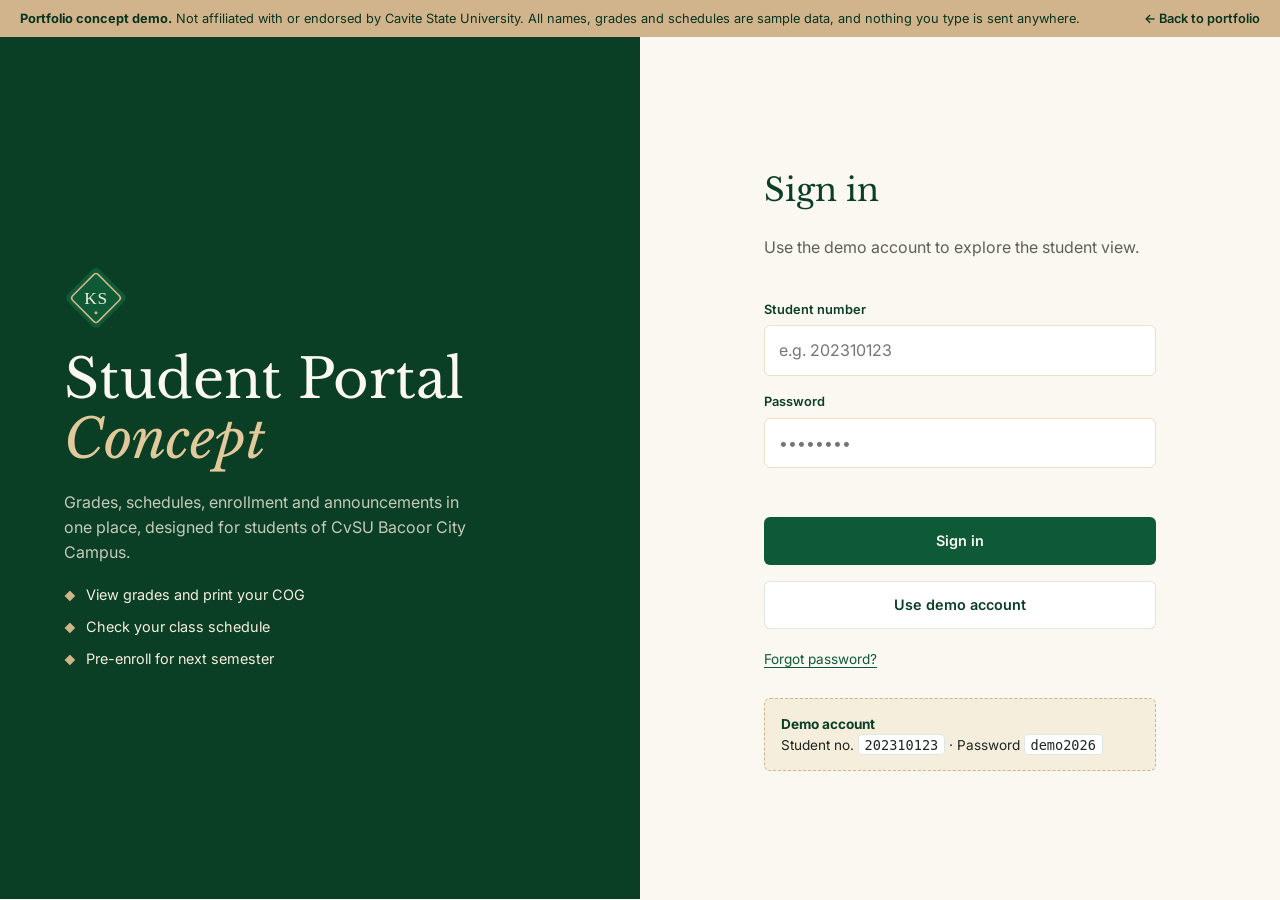
<file: demo/index.html>
<!DOCTYPE html>
<html lang="en">
<head>
  <meta charset="UTF-8">
  <meta name="viewport" content="width=device-width, initial-scale=1">
  <title>Student Portal Concept Demo | Kyle Jess F. Salazar</title>
  <meta name="description" content="A front-end concept demo of a student portal for CvSU Bacoor City Campus, built by Kyle Jess F. Salazar. Uses sample data only.">
  <meta name="robots" content="noindex">
  <link rel="icon" href="../favicon.svg" type="image/svg+xml">
  <link rel="preconnect" href="https://fonts.googleapis.com">
  <link rel="preconnect" href="https://fonts.gstatic.com" crossorigin>
  <link href="https://fonts.googleapis.com/css2?family=Inter:wght@400;500;600;700&family=Libre+Baskerville:ital@0;1&display=swap" rel="stylesheet">
  <link rel="stylesheet" href="portal.css">
</head>
<body>
  <div class="demo-banner" role="note">
    <span><strong>Portfolio concept demo.</strong> Not affiliated with or endorsed by Cavite State University. All names, grades and schedules are sample data, and nothing you type is sent anywhere.</span>
    <a href="../index.html#projects">← Back to portfolio</a>
  </div>

  <!-- ============ LOGIN ============ -->
  <main id="login" class="login">
    <section class="login-side" aria-hidden="true">
      <img src="../assets/img/logo.svg" alt="" width="64" height="64">
      <h1>Student Portal<br><em>Concept</em></h1>
      <p>Grades, schedules, enrollment and announcements in one place, designed for students of CvSU Bacoor City Campus.</p>
      <ul>
        <li>View grades and print your COG</li>
        <li>Check your class schedule</li>
        <li>Pre-enroll for next semester</li>
      </ul>
    </section>
    <section class="login-card">
      <h2>Sign in</h2>
      <p class="muted">Use the demo account to explore the student view.</p>
      <form id="loginForm" novalidate>
        <div class="field">
          <label for="studNo">Student number</label>
          <input id="studNo" name="studNo" inputmode="numeric" autocomplete="off" placeholder="e.g. 202310123" required>
        </div>
        <div class="field">
          <label for="pass">Password</label>
          <input id="pass" name="pass" type="password" autocomplete="off" placeholder="••••••••" required>
        </div>
        <p class="form-error" id="loginError" role="alert"></p>
        <button class="btn primary" type="submit">Sign in</button>
        <button class="btn ghost" type="button" id="fillDemo">Use demo account</button>
        <button class="link" type="button" id="forgot">Forgot password?</button>
      </form>
      <div class="hint">
        <strong>Demo account</strong>
        Student no. <code>202310123</code> · Password <code>demo2026</code>
      </div>
    </section>
  </main>

  <!-- ============ APP ============ -->
  <div id="app" class="app" hidden>
    <aside class="sidebar">
      <div class="side-brand">
        <img src="../assets/img/logo.svg" alt="" width="36" height="36">
        <span>Student Portal<small>Concept demo</small></span>
      </div>
      <nav aria-label="Portal">
        <button data-view="dashboard" class="active">Dashboard</button>
        <button data-view="grades">Grades</button>
        <button data-view="schedule">Class schedule</button>
        <button data-view="enrollment">Enrollment</button>
        <button data-view="announcements">Announcements</button>
        <button data-view="profile">Profile</button>
        <button id="logout" class="logout">Log out</button>
      </nav>
    </aside>

    <div class="main">
      <header class="app-head">
        <div>
          <p class="crumb" id="crumb">Dashboard</p>
          <h1 id="viewTitle">Good day, Juan!</h1>
        </div>
        <div class="who">
          <span class="avatar">JD</span>
          <span><strong>Juan Dela Cruz</strong><small>BSIT · 3rd year · 202310123</small></span>
        </div>
      </header>

      <!-- Dashboard -->
      <section class="view" data-view="dashboard">
        <div class="stats">
          <div class="stat"><small>General weighted average</small><strong id="statGwa">—</strong><span>1st Sem, A.Y. 2025–2026</span></div>
          <div class="stat"><small>Units enrolled</small><strong>15</strong><span>5 subjects this semester</span></div>
          <div class="stat"><small>Enrollment status</small><strong id="statEnroll">Enrolled</strong><span id="statEnrollSub">2nd Sem, A.Y. 2025–2026</span></div>
          <div class="stat"><small>New announcements</small><strong>3</strong><span>This week</span></div>
        </div>
        <div class="split">
          <div class="panel">
            <h2>Today's classes</h2>
            <ul class="list" id="todayList"></ul>
          </div>
          <div class="panel">
            <h2>Latest announcements</h2>
            <ul class="list" id="miniNews"></ul>
          </div>
        </div>
      </section>

      <!-- Grades -->
      <section class="view" data-view="grades" hidden>
        <div class="panel">
          <div class="panel-head">
            <label class="select">Semester
              <select id="semSelect">
                <option value="1-2526">1st Sem, A.Y. 2025–2026</option>
                <option value="2-2425">2nd Sem, A.Y. 2024–2025</option>
              </select>
            </label>
            <button class="btn primary" id="printCog">Print certificate of grades</button>
          </div>
          <div class="table-wrap" id="cog">
            <div class="cog-head">
              <strong>Certificate of Grades (sample)</strong>
              <span>Juan Dela Cruz · 202310123 · BS Information Technology</span>
              <span id="cogSem"></span>
            </div>
            <table>
              <thead><tr><th>Code</th><th>Subject</th><th>Units</th><th>Grade</th><th>Remarks</th></tr></thead>
              <tbody id="gradeBody"></tbody>
              <tfoot><tr><td colspan="2">General weighted average</td><td id="unitTotal"></td><td id="gwa" colspan="2"></td></tr></tfoot>
            </table>
          </div>
        </div>
      </section>

      <!-- Schedule -->
      <section class="view" data-view="schedule" hidden>
        <div class="panel">
          <h2>Class schedule · 2nd Sem, A.Y. 2025–2026</h2>
          <div class="table-wrap">
            <table>
              <thead><tr><th>Day</th><th>Time</th><th>Code</th><th>Subject</th><th>Room</th><th>Instructor</th></tr></thead>
              <tbody id="schedBody"></tbody>
            </table>
          </div>
        </div>
      </section>

      <!-- Enrollment -->
      <section class="view" data-view="enrollment" hidden>
        <div class="split">
          <div class="panel">
            <h2>Enrollment status</h2>
            <ol class="timeline" id="timeline"></ol>
          </div>
          <div class="panel">
            <h2>Pre-enroll subjects · 1st Sem, A.Y. 2026–2027</h2>
            <p class="muted small">Pick your subjects (max 24 units). The registrar reviews and approves your request.</p>
            <form id="preForm">
              <ul class="checks" id="preList"></ul>
              <div class="pre-foot">
                <span>Total units: <strong id="preUnits">0</strong> / 24</span>
                <button class="btn primary" type="submit">Submit pre-enrollment</button>
              </div>
              <p class="form-error" id="preError" role="alert"></p>
            </form>
          </div>
        </div>
      </section>

      <!-- Announcements -->
      <section class="view" data-view="announcements" hidden>
        <div class="panel">
          <div class="panel-head">
            <div class="filters" role="group" aria-label="Filter announcements">
              <button class="chip active" data-filter="all">All</button>
              <button class="chip" data-filter="Academic">Academic</button>
              <button class="chip" data-filter="Registrar">Registrar</button>
              <button class="chip" data-filter="Campus">Campus</button>
            </div>
          </div>
          <ul class="news" id="newsList"></ul>
        </div>
      </section>

      <!-- Profile -->
      <section class="view" data-view="profile" hidden>
        <div class="panel">
          <h2>My profile</h2>
          <form id="profileForm" class="profile-grid">
            <div class="field"><label>Full name</label><input value="Juan Dela Cruz" disabled></div>
            <div class="field"><label>Program</label><input value="BS Information Technology" disabled></div>
            <div class="field"><label for="pEmail">Email</label><input id="pEmail" type="email" value="juan.delacruz@example.com" required></div>
            <div class="field"><label for="pPhone">Mobile number</label><input id="pPhone" value="0917 000 0000" pattern="[0-9 +]{10,15}" required></div>
            <div class="field wide"><label for="pAddr">Address</label><input id="pAddr" value="Bacoor City, Cavite" required></div>
            <div class="wide"><button class="btn primary" type="submit">Save changes</button></div>
          </form>
        </div>
      </section>
    </div>
  </div>

  <div class="toast" id="toast" role="status" aria-live="polite"></div>
  <script src="portal.js"></script>
</body>
</html>
</file>
<file: demo/portal.css>
:root {
[hidden] { display: none !important; }
  --g9: #08331f; --g8: #0a3f26; --g7: #0e5a36; --g1: #e3eee6;
  --b0: #fbf8f1; --b1: #f5eedd; --b2: #ebe1c9;
  --tan: #d2b48c; --tan3: #e2c99c; --tan7: #8a6a35;
  --ink: #1e2621; --muted: #5c6259; --line: rgba(14, 90, 54, .14);
  --serif: "Libre Baskerville", "Lora", Georgia, serif;
  --sans: "Inter", system-ui, -apple-system, "Segoe UI", Roboto, Arial, sans-serif;
}
* { box-sizing: border-box; }
body { margin: 0; font-family: var(--sans); color: var(--ink); background: var(--b0); line-height: 1.55; }
h1, h2 { font-family: var(--serif); font-weight: 400; color: var(--g8); margin: 0; }
button { font: inherit; cursor: pointer; }
a { color: inherit; }
:focus-visible { outline: 3px solid var(--tan); outline-offset: 2px; }
.muted { color: var(--muted); }
.small { font-size: .85rem; }

.demo-banner { background: var(--tan); color: var(--g9); font-size: .8rem; display: flex; flex-wrap: wrap; gap: .5rem 1.5rem; justify-content: space-between; padding: .55rem 1.25rem; }
.demo-banner a { font-weight: 600; text-decoration: none; }
.demo-banner a:hover { text-decoration: underline; }

/* Buttons + fields */
.btn { border: 1px solid transparent; border-radius: 6px; padding: .75rem 1.1rem; font-weight: 600; font-size: .9rem; transition: background-color .2s, transform .2s; }
.btn.primary { background: var(--g7); color: var(--b0); }
.btn.primary:hover { background: var(--g8); transform: translateY(-1px); }
.btn.ghost { background: #fff; border-color: var(--line); color: var(--g8); }
.btn.ghost:hover { border-color: var(--g7); }
.link { background: none; border: 0; color: var(--g7); font-size: .85rem; padding: .25rem 0; text-decoration: underline; text-underline-offset: 3px; justify-self: start; }
.field { display: grid; gap: .35rem; }
.field label { font-size: .8rem; font-weight: 600; color: var(--g8); }
.field input { font: inherit; padding: .75rem .85rem; border-radius: 6px; border: 1px solid var(--b2); background: #fff; }
.field input:focus { outline: none; border-color: var(--g7); box-shadow: 0 0 0 3px rgba(14, 90, 54, .15); }
.field input:disabled { background: var(--b1); color: var(--muted); }
.form-error { color: #a3341f; font-size: .84rem; margin: 0; min-height: 1.2em; }

/* Login */
.login { min-height: calc(100vh - 38px); display: grid; }
.login-side { background: var(--g8); color: var(--b1); padding: 3rem clamp(1.5rem, 5vw, 4rem); display: flex; flex-direction: column; justify-content: center; gap: 1.25rem; }
.login-side h1 { color: var(--b0); font-size: clamp(2.2rem, 5vw, 3.4rem); line-height: 1.1; }
.login-side em { color: var(--tan3); }
.login-side p { color: rgba(245, 238, 221, .8); max-width: 26rem; margin: 0; }
.login-side ul { margin: 0; padding: 0; list-style: none; display: grid; gap: .6rem; font-size: .9rem; }
.login-side li::before { content: "◆"; color: var(--tan); margin-right: .6rem; font-size: .7rem; }
.login-card { padding: 3rem clamp(1.5rem, 5vw, 4rem); display: flex; flex-direction: column; justify-content: center; max-width: 520px; width: 100%; margin: 0 auto; }
.login-card h2 { font-size: 2rem; margin-bottom: .25rem; }
#loginForm { display: grid; gap: 1rem; margin-top: 1.5rem; }
.hint { margin-top: 1.5rem; background: var(--b1); border: 1px dashed var(--tan); border-radius: 6px; padding: .9rem 1rem; font-size: .85rem; }
.hint strong { display: block; color: var(--g8); }
code { background: #fff; padding: .1rem .35rem; border-radius: 4px; border: 1px solid var(--line); }
@media (min-width: 860px) { .login { grid-template-columns: 1fr 1fr; } }

/* App shell */
.app { display: grid; min-height: calc(100vh - 38px); }
.sidebar { background: var(--g9); color: var(--b1); padding: 1rem; }
.side-brand { display: flex; align-items: center; gap: .7rem; font-family: var(--serif); padding: .25rem .25rem 1rem; }
.side-brand small { display: block; font-family: var(--sans); font-size: .7rem; color: var(--tan3); }
.sidebar nav { display: flex; gap: .35rem; overflow-x: auto; padding-bottom: .25rem; }
.sidebar nav button { background: none; border: 0; color: rgba(245, 238, 221, .8); text-align: left; padding: .6rem .8rem; border-radius: 6px; white-space: nowrap; font-size: .9rem; }
.sidebar nav button:hover { background: rgba(245, 238, 221, .08); color: var(--b0); }
.sidebar nav button.active { background: var(--tan); color: var(--g9); font-weight: 600; }
.sidebar .logout { color: var(--tan3); }
@media (min-width: 900px) {
  .app { grid-template-columns: 240px 1fr; }
  .sidebar { padding: 1.5rem 1rem; }
  .sidebar nav { flex-direction: column; overflow: visible; }
  .sidebar .logout { margin-top: 1.5rem; border-top: 1px solid rgba(245, 238, 221, .14) !important; border-radius: 0 !important; padding-top: 1rem !important; }
}
.main { padding: clamp(1.25rem, 3vw, 2.25rem); min-width: 0; }
.app-head { display: flex; flex-wrap: wrap; justify-content: space-between; align-items: center; gap: 1rem; margin-bottom: 1.75rem; }
.crumb { margin: 0 0 .2rem; font-size: .72rem; letter-spacing: .14em; text-transform: uppercase; color: var(--g7); font-weight: 600; }
.app-head h1 { font-size: clamp(1.6rem, 3vw, 2.1rem); }
.who { display: flex; align-items: center; gap: .7rem; font-size: .88rem; }
.who small { display: block; color: var(--muted); font-size: .76rem; }
.avatar { width: 42px; height: 42px; border-radius: 50%; background: var(--g7); color: var(--b0); display: grid; place-items: center; font-weight: 600; font-size: .85rem; }

.stats { display: grid; gap: 1rem; grid-template-columns: repeat(auto-fit, minmax(200px, 1fr)); margin-bottom: 1.25rem; }
.stat { background: #fff; border: 1px solid var(--line); border-radius: 8px; padding: 1.1rem 1.2rem; display: grid; gap: .15rem; }
.stat small { font-size: .74rem; color: var(--muted); }
.stat strong { font-family: var(--serif); font-weight: 400; font-size: 1.9rem; color: var(--g7); line-height: 1.2; }
.stat span { font-size: .78rem; color: var(--tan7); }
.stat:first-child { background: var(--g8); border-color: var(--g8); }
.stat:first-child small, .stat:first-child span { color: var(--tan3); }
.stat:first-child strong { color: var(--b0); }

.split { display: grid; gap: 1.25rem; }
@media (min-width: 1000px) { .split { grid-template-columns: 1fr 1fr; } }
.panel { background: #fff; border: 1px solid var(--line); border-radius: 8px; padding: 1.4rem; min-width: 0; }
.panel h2 { font-size: 1.2rem; margin-bottom: 1rem; }
.panel-head { display: flex; flex-wrap: wrap; justify-content: space-between; align-items: end; gap: 1rem; margin-bottom: 1rem; }
.select { display: grid; gap: .3rem; font-size: .8rem; font-weight: 600; color: var(--g8); }
.select select { font: inherit; font-weight: 400; padding: .6rem .8rem; border-radius: 6px; border: 1px solid var(--b2); background: #fff; }

.list { list-style: none; margin: 0; padding: 0; }
.list li { display: grid; grid-template-columns: 8.5rem 1fr; gap: 1rem; padding: .8rem 0; border-top: 1px solid var(--line); font-size: .88rem; }
.list li:first-child { border-top: 0; }
.list .time { color: var(--g7); font-weight: 600; }
.list small { display: block; color: var(--muted); }

.table-wrap { overflow-x: auto; }
table { width: 100%; border-collapse: collapse; font-size: .88rem; min-width: 560px; }
th { text-align: left; font-size: .72rem; letter-spacing: .08em; text-transform: uppercase; color: var(--muted); background: var(--b1); padding: .7rem .8rem; }
td { padding: .75rem .8rem; border-top: 1px solid var(--line); }
tfoot td { font-weight: 600; background: var(--g1); color: var(--g8); }
.pass { color: var(--g7); font-weight: 600; }
.cog-head { display: none; }

.timeline { list-style: none; margin: 0; padding: 0; }
.timeline li { position: relative; padding: 0 0 1.25rem 2rem; font-size: .9rem; }
.timeline li::before { content: ""; position: absolute; left: 0; top: .2rem; width: 14px; height: 14px; border-radius: 50%; border: 2px solid var(--b2); background: #fff; }
.timeline li::after { content: ""; position: absolute; left: 6px; top: 1.2rem; bottom: 0; width: 2px; background: var(--b2); }
.timeline li:last-child::after { display: none; }
.timeline li.done::before { background: var(--g7); border-color: var(--g7); }
.timeline li.current::before { background: var(--tan); border-color: var(--tan7); }
.timeline strong { display: block; color: var(--g8); }
.timeline small { color: var(--muted); }

.checks { list-style: none; margin: 0 0 1rem; padding: 0; display: grid; gap: .5rem; }
.checks label { display: grid; grid-template-columns: auto 1fr auto; gap: .8rem; align-items: center; padding: .7rem .8rem; border: 1px solid var(--line); border-radius: 6px; font-size: .88rem; cursor: pointer; }
.checks label:hover { background: var(--b0); }
.checks input { accent-color: var(--g7); width: 17px; height: 17px; }
.checks small { color: var(--muted); }
.pre-foot { display: flex; flex-wrap: wrap; justify-content: space-between; align-items: center; gap: 1rem; font-size: .9rem; }

.filters { display: flex; flex-wrap: wrap; gap: .4rem; }
.chip { border: 1px solid var(--line); background: #fff; border-radius: 999px; padding: .4rem .9rem; font-size: .82rem; color: var(--g8); }
.chip.active { background: var(--g7); color: var(--b0); border-color: var(--g7); }
.news { list-style: none; margin: 0; padding: 0; }
.news li { padding: 1rem 0; border-top: 1px solid var(--line); }
.news .tag { display: inline-block; font-size: .68rem; font-weight: 600; letter-spacing: .08em; text-transform: uppercase; color: var(--tan7); background: var(--b1); padding: .15rem .5rem; border-radius: 999px; margin-right: .5rem; }
.news strong { color: var(--g8); }
.news p { margin: .35rem 0 0; font-size: .88rem; color: var(--muted); }
.news time { font-size: .78rem; color: var(--muted); }

.profile-grid { display: grid; gap: 1rem; }
@media (min-width: 700px) { .profile-grid { grid-template-columns: 1fr 1fr; } .profile-grid .wide { grid-column: 1 / -1; } }

.toast { position: fixed; left: 50%; bottom: 1.5rem; transform: translate(-50%, 20px); background: var(--g8); color: var(--b0); padding: .8rem 1.2rem; border-radius: 6px; font-size: .88rem; opacity: 0; pointer-events: none; transition: opacity .3s, transform .3s; box-shadow: 0 16px 30px -16px rgba(0, 0, 0, .5); max-width: 90vw; }
.toast.show { opacity: 1; transform: translate(-50%, 0); }

@media print {
  body * { visibility: hidden; }
  #cog, #cog * { visibility: visible; }
  #cog { position: absolute; inset: 0; padding: 2rem; }
  .cog-head { display: grid; gap: .2rem; margin-bottom: 1rem; font-size: .9rem; }
  .cog-head strong { font-family: var(--serif); font-size: 1.4rem; font-weight: 400; }
}
</file>
